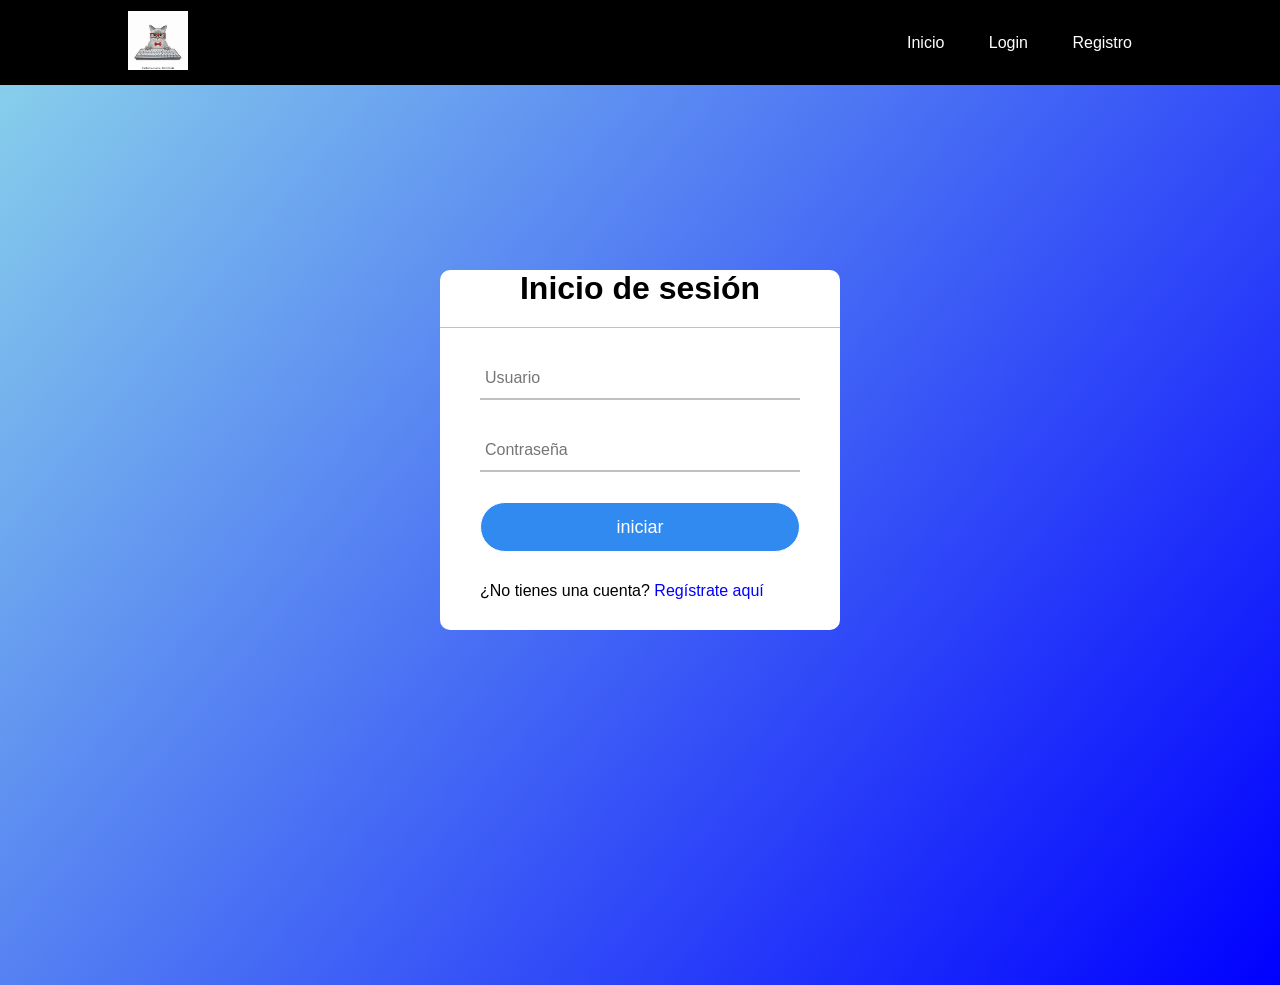
<file: frontend-dashboards/dashboard.html>
<!DOCTYPE html>
<html lang="es">
<head>
    <meta charset="UTF-8">
    <meta name="viewport" content="width=device-width, initial-scale=1.0">
    <title>ChambaTec - Dashboard</title>
    <link rel="stylesheet" href="../frontend-diseño/css/estilos.css">
</head>
<body class="dashboard-body">
    <header class="header">
        <div class="logo">
            <a href="../frontend-diseño/index.html">
                <img src="../frontend-diseño/gato.jpg" alt="ChambaTec">
            </a>
        </div>
        <nav>
            <ul class="nav-links">
                <li id="nav-inicio"><a href="../frontend-diseño/index.html">Inicio</a></li>
                <li id="nav-login"><a href="../frontend-diseño/login.html">Login</a></li>
                <li id="nav-registro"><a href="../frontend-diseño/registro.html">Registro</a></li>
                <li id="nav-perfil" style="display:none">
                    <a href="perfil.html" id="nav-nombre">👤 Usuario</a>
                </li>
                <li id="nav-dashboard" style="display:none">
                    <a href="dashboard.html">Proyectos</a>
                </li>
                <li id="nav-cerrar" style="display:none">
                    <a href="#" onclick="cerrarSesion()">Cerrar sesión</a>
                </li>
            </ul>
        </nav>
    </header>

    <div class="dashboard-container">
        <p class="bienvenida">Bienvenido, <span id="nombre-bienvenida">Usuario</span></p>

        <!-- ===== VISTA DESARROLLADOR ===== -->
        <div id="vista-desarrollador" style="display:none">

            <div style="display:flex; justify-content:space-between; align-items:center; margin-bottom:20px">
                <h2 style="color:var(--color-texto)"></h2>
                <button class="btn btn-primario" onclick="abrirModalAnuncio()">➕ Crear Anuncio</button>
            </div>

            <!-- Mis anuncios -->
            <div class="seccion">
                <h2>📢 Mis Anuncios</h2>
                <div id="lista-anuncios-dev">
                    <p class="empty-state">No hay anuncios publicados aún</p>
                </div>
            </div>

            <!-- Solicitudes recibidas -->
            <div class="seccion">
                <h2>📩 Solicitudes Recibidas</h2>
                <div id="lista-solicitudes-dev">
                    <p class="empty-state">No hay solicitudes recibidas aún</p>
                </div>
            </div>

            <!-- Proyectos activos -->
            <div class="seccion">
                <h2>🚀 Mis Proyectos Activos</h2>
                <div id="lista-proyectos-dev">
                    <p class="empty-state">No hay proyectos activos aún</p>
                </div>
            </div>
        </div>

        <!-- ===== VISTA CLIENTE ===== -->
        <div id="vista-cliente" style="display:none">

            <h2 style="color:var(--color-texto); margin-bottom:20px"></h2>

            <!-- Mis solicitudes enviadas -->
            <div class="seccion">
                <h2>📨 Mis Solicitudes Enviadas</h2>
                <div id="lista-solicitudes-cliente">
                    <p class="empty-state">No hay solicitudes enviadas aún</p>
                </div>
            </div>

            <!-- Proyectos y avances -->
            <div class="seccion">
                <h2>📁 Mis Proyectos y Avances</h2>
                <div id="lista-proyectos-cliente">
                    <p class="empty-state">No hay proyectos aún</p>
                </div>
            </div>

            <!-- Calificar desarrollador -->
            <div class="seccion">
                <h2>⭐ Calificar Desarrollador</h2>
                <div id="lista-calificaciones">
                    <p class="empty-state">Sin proyectos terminados aún</p>
                </div>
            </div>
        </div>
    </div>

    <!-- Modal detalles solicitud -->
    <div class="modal-fondo" id="modal-detalles">
        <div class="modal-detalles">
            <h2>📋 Detalles de la Solicitud</h2>
            <div class="detalle-item">
                <label>Cliente:</label>
                <p id="detalle-cliente"></p>
            </div>
            <div class="detalle-item">
                <label>Descripción:</label>
                <p id="detalle-descripcion"></p>
            </div>
            <div class="modal-botones" style="margin-top:20px">
                <button class="btn btn-gris" onclick="cerrarModalDetalles()">Cerrar</button>
            </div>
        </div>
    </div>

    <!-- Modal crear anuncio -->
    <div class="modal-fondo" id="modal-anuncio">
        <div class="modal" style="width:550px; max-width:95%">
            <h2>📢 Crear Anuncio</h2>

            <div style="display:flex; flex-direction:column; gap:12px">
                <div>
                    <label style="font-weight:600; font-size:0.9rem">Título del anuncio</label>
                    <input type="text" id="anuncio-titulo" placeholder="Ej: Desarrollo Web Profesional"
                        style="width:100%; padding:8px 12px; border:1px solid var(--color-borde); border-radius:6px; margin-top:4px">
                </div>
                <div>
                    <label style="font-weight:600; font-size:0.9rem">Descripción</label>
                    <textarea id="anuncio-descripcion" placeholder="Describe tus servicios..."
                        style="width:100%; height:80px; padding:8px 12px; border:1px solid var(--color-borde); border-radius:6px; resize:none; margin-top:4px"></textarea>
                </div>
                <div style="display:flex; gap:10px">
                    <div style="flex:1">
                        <label style="font-weight:600; font-size:0.9rem">Especialidad</label>
                        <select id="anuncio-especialidad" style="width:100%; padding:8px 12px; border:1px solid var(--color-borde); border-radius:6px; margin-top:4px">
                            <option value="">Selecciona...</option>
                            <option value="Web">Desarrollo Web</option>
                            <option value="Mobile">Desarrollo Mobile</option>
                            <option value="Backend">Backend</option>
                            <option value="Frontend">Frontend</option>
                            <option value="FullStack">Full Stack</option>
                            <option value="E-commerce">E-commerce</option>
                            <option value="UI/UX">UI/UX</option>
                        </select>
                    </div>
                    <div style="flex:1">
                        <label style="font-weight:600; font-size:0.9rem">Precio desde ($)</label>
                        <input type="number" id="anuncio-precio" placeholder="500"
                            style="width:100%; padding:8px 12px; border:1px solid var(--color-borde); border-radius:6px; margin-top:4px">
                    </div>
                </div>
                <div>
                    <label style="font-weight:600; font-size:0.9rem">Lenguajes / Tecnologías</label>
                    <div id="lenguajes-container" style="display:flex; flex-wrap:wrap; gap:8px; margin-top:8px">
                        <!-- Se generan dinámicamente -->
                    </div>
                </div>
                <div>
                    <label style="font-weight:600; font-size:0.9rem">Banner del anuncio</label>
                    <input type="file" id="anuncio-banner" accept="image/*"
                        style="width:100%; padding:8px; border:1px solid var(--color-borde); border-radius:6px; margin-top:4px">
                    <p style="font-size:0.8rem; color:#aaa; margin-top:4px">Imagen que aparecerá detrás de tu foto en el index</p>
                </div>
            </div>

            <div class="modal-botones" style="margin-top:20px">
                <button class="btn btn-primario" onclick="guardarAnuncio()">Publicar anuncio</button>
                <button class="btn btn-gris" onclick="cerrarModalAnuncio()">Cancelar</button>
            </div>
        </div>
    </div>
    <div class="modal-fondo" id="modal-finalizar">
            <div class="modal">
                <h2>Finalizar proyecto</h2>

                <input type="hidden" id="finalizar-proyecto-id">

                <label>Archivo final</label>
                <input type="file" id="archivo-final">

                <label>Link de página web</label>
                <input type="text" id="link-final" placeholder="https://... opcional">

                <div class="modal-botones">
                    <button class="btn btn-verde" onclick="confirmarFinalizarProyecto()">Finalizar</button>
                    <button class="btn btn-gris" onclick="cerrarModalFinalizar()">Cancelar</button>
                </div>
            </div>
        </div>

        <div class="modal-fondo" id="modal-cancelar">
            <div class="modal">
                <h2>Cancelar proyecto</h2>

                <input type="hidden" id="cancelar-proyecto-id">

                <textarea id="razon-cancelacion" placeholder="Explica la razón de cancelación..."></textarea>

                <div class="modal-botones">
                    <button class="btn btn-rojo" onclick="confirmarCancelarProyecto()">Cancelar proyecto</button>
                    <button class="btn btn-gris" onclick="cerrarModalCancelar()">Cerrar</button>
                </div>
            </div>
        </div>

    <script src="js/dashboard.js"></script>
    <script src="js/solicitudes.js"></script>
    <script src="js/calificacion.js"></script>
    <script src="js/anuncios.js"></script>
    <script src="../frontend-diseño/js/navbar.js"></script>
</body>
</html>
</file>
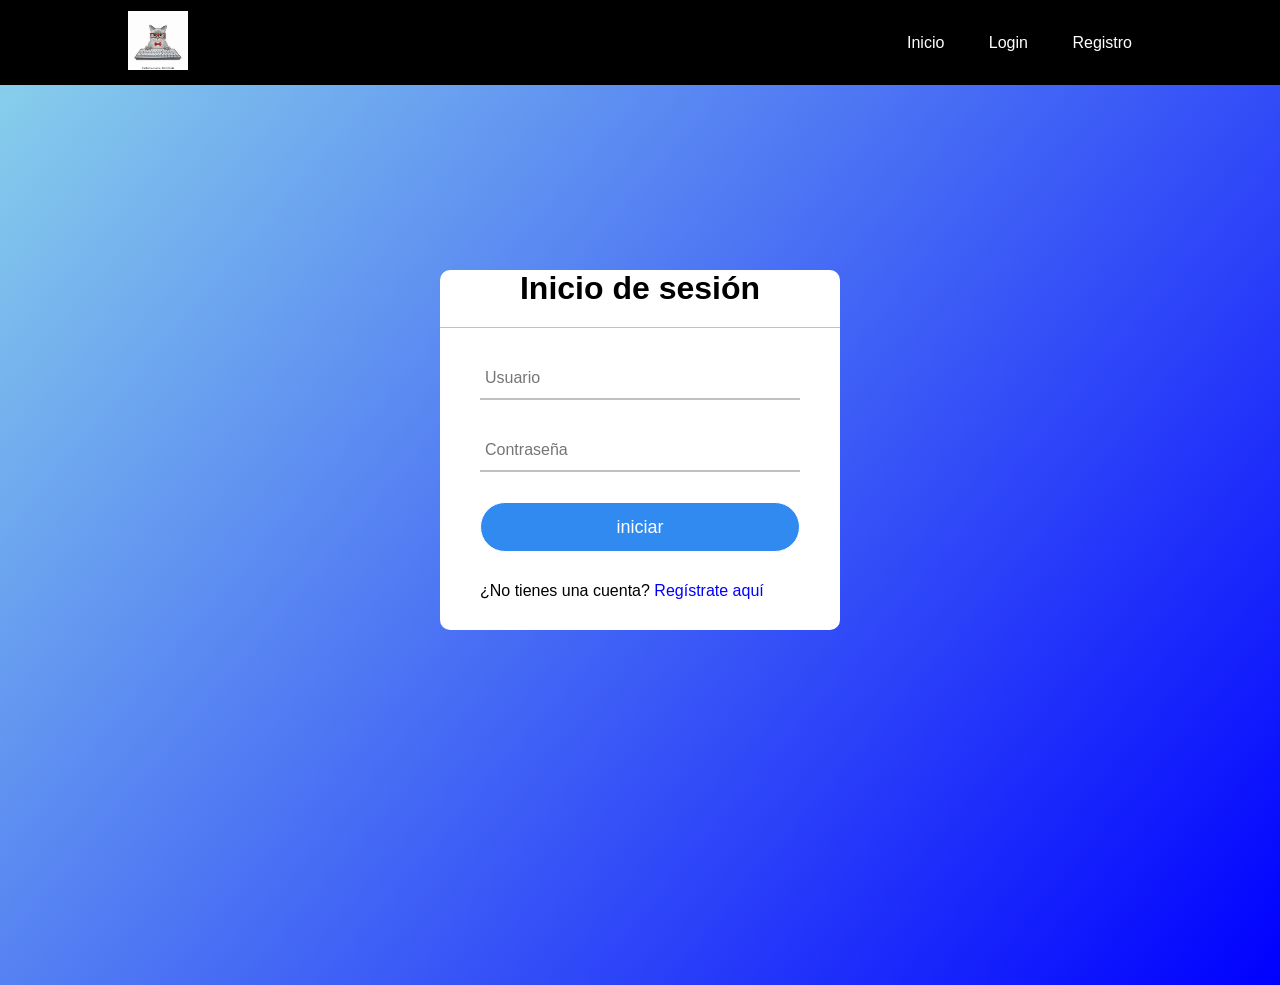
<file: frontend-dashboards/perfil.html>
<!DOCTYPE html>
<html lang="es">
<head>
    <meta charset="UTF-8">
    <meta name="viewport" content="width=device-width, initial-scale=1.0">
    <title>ChambaTec - Mi Perfil</title>
    <link rel="stylesheet" href="../frontend-diseño/css/estilos.css">
</head>
<body class="perfil-body">

    <!-- Header -->
    <header class="header">
        <div class="logo">
            <a href="../frontend-diseño/index.html">
                <img src="../frontend-diseño/gato.jpg" alt="ChambaTec">
            </a>
        </div>
        <nav>
            <ul class="nav-links">
                <li><a href="../frontend-diseño/index.html">Inicio</a></li>
                <li id="nav-login" style="display:none"><a href="../frontend-diseño/login.html">Login</a></li>
                <li id="nav-registro" style="display:none"><a href="../frontend-diseño/registro.html">Registro</a></li>
                <li id="nav-perfil"><a href="perfil.html" id="nav-nombre">👤 Usuario</a></li>
                <li id="nav-dashboard"><a href="dashboard.html">Proyectos</a></li>
                <li id="nav-cerrar"><a href="#" onclick="cerrarSesion()">Cerrar sesión</a></li>
            </ul>
        </nav>
    </header>

    <!-- Banner (solo desarrollador) -->
    <div class="banner-container" id="banner-container" style="display:none">
        <img src="" id="banner-img" alt="Banner" style="display:none">
        <div class="banner-overlay">
            <button class="btn-cambiar-banner" onclick="document.getElementById('input-banner').click()">
                🖼 Cambiar banner
            </button>
        </div>
    </div>
    <input type="file" id="input-banner" accept="image/*" style="display:none" onchange="subirBanner(this)">

    <!-- Header del perfil -->
    <div class="perfil-header" id="perfil-header">
        <div style="display:flex; align-items:flex-end; gap:15px; flex-wrap:wrap">
            <div class="foto-perfil-container" onclick="document.getElementById('input-foto').click()">
                <div class="foto-perfil" id="foto-placeholder">👤</div>
                <img src="" id="foto-img" class="foto-perfil-img" style="display:none">
                <button class="btn-foto" title="Cambiar foto">✏️</button>
            </div>
            <div class="perfil-info">
                <div class="perfil-nombre">
                    <h1 id="perfil-nombre-titulo">Cargando...</h1>
                    <p id="perfil-usuario">@usuario</p>
                    <span class="badge-tipo" id="perfil-badge">...</span>
                </div>
                <div id="perfil-stats-dev" style="display:none">
                    <div class="promedio-stars">
                        <span class="stars-display" id="stars-promedio">☆☆☆☆☆</span>
                        <span id="promedio-num" style="font-weight:700; color:#f59e0b">0.0</span>
                        <span style="color:var(--color-texto-suave); font-size:0.85rem" id="total-califs">(0 reseñas)</span>
                    </div>
                </div>
            </div>
        </div>
    </div>
    <input type="file" id="input-foto" accept="image/*" style="display:none" onchange="subirFoto(this)">

    <!-- Contenido -->
    <div class="perfil-container">

        <!-- ===== SECCIÓN COMÚN: Datos básicos ===== -->
        <div class="perfil-card">
            <h2>👤 Datos Personales</h2>
            <div class="campo-grupo">
                <label>Nombre completo</label>
                <input type="text" id="campo-nombre" placeholder="Tu nombre">
            </div>
            <div class="campo-grupo">
                <label>Usuario</label>
                <input type="text" id="campo-usuario" readonly>
            </div>
            <div class="campo-grupo">
                <label>Email</label>
                <input type="email" id="campo-email" readonly>
            </div>
            <div class="campo-grupo">
                <label>Teléfono</label>
                <input type="text" id="campo-telefono" placeholder="Tu teléfono">
            </div>
            <div class="perfil-actions">
                <button class="btn btn-primario" onclick="guardarDatos()">💾 Guardar cambios</button>
            </div>
        </div>

        <!-- ===== SECCIÓN DESARROLLADOR: Stats ===== -->
        <div class="perfil-card" id="card-stats" style="display:none">
            <h2>📊 Mis Estadísticas</h2>
            <div class="stats-grid">
                <div class="stat-item">
                    <div class="stat-numero" id="stat-proyectos">0</div>
                    <div class="stat-label">Proyectos completados</div>
                </div>
                <div class="stat-item">
                    <div class="stat-numero" id="stat-califs">0</div>
                    <div class="stat-label">Calificaciones</div>
                </div>
                <div class="stat-item">
                    <div class="stat-numero" id="stat-promedio">0.0</div>
                    <div class="stat-label">Promedio ⭐</div>
                </div>
            </div>
            <div class="mini-reviews">
                <h3>💬 Comentarios recibidos</h3>
                <div id="review-card">
                    <p>Cargando comentarios...</p>
                </div>
                <div class="review-botones">
                    <button class="btn btn-gris" onclick="cambiarReview(-1)">Anterior</button>
                    <button class="btn btn-gris" onclick="cambiarReview(1)">Siguiente</button>
                </div>
            </div>
        </div>

        <!-- ===== SECCIÓN CLIENTE: Proyectos recientes ===== -->
        <div class="perfil-card" id="card-proyectos-cliente" style="display:none">
            <h2>📁 Mis Proyectos Recientes</h2>
            <div id="lista-proyectos-recientes">
                <p style="color:var(--color-texto-suave); text-align:center; padding:20px">
                    Cargando proyectos...
                </p>
            </div>
            <a href="dashboard.html" class="link-ver-todos" style="display:block; text-align:center; margin-top:10px; color:blue; font-size:0.9rem">
                Ver todos →
            </a>
        </div>

        <!-- ===== SECCIÓN DESARROLLADOR: Perfil profesional ===== -->
        <div class="perfil-card full-width" id="card-profesional" style="display:none">
            <h2>💼 Perfil Profesional</h2>
            <div style="display:grid; grid-template-columns:1fr 1fr; gap:15px">
                <div class="campo-grupo">
                    <label>Especialidad principal</label>
                    <select id="campo-especialidad">
                        <option value="">Selecciona...</option>
                        <option value="Web">Desarrollo Web</option>
                        <option value="Mobile">Desarrollo Mobile</option>
                        <option value="Backend">Backend</option>
                        <option value="Frontend">Frontend</option>
                        <option value="FullStack">Full Stack</option>
                        <option value="E-commerce">E-commerce</option>
                        <option value="UI/UX">UI/UX</option>
                        <option value="Data">Data / IA</option>
                    </select>
                </div>
                <div class="campo-grupo">
                    <label>Años de experiencia</label>
                    <input type="number" id="campo-experiencia" placeholder="Ej: 3" min="0" max="50">
                </div>
            </div>
            <div class="campo-grupo">
                <label>Descripción / Sobre mí</label>
                <textarea id="campo-descripcion" placeholder="Cuéntale a los clientes sobre ti, tu experiencia y qué tipo de proyectos haces..." rows="4"></textarea>
            </div>
            <div class="campo-grupo">
                <label>Lenguajes y tecnologías</label>
                <div class="lenguajes-grid" id="lenguajes-grid"></div>
            </div>
            <div class="campo-grupo">
                <label>GitHub</label>
                <input
                type="text"
                id="github-input"
                placeholder="https://github.com/usuario">
                <div id="github-preview"></div>
            </div>
            <div class="perfil-actions" style="margin-top:15px">
                <button class="btn btn-primario" onclick="guardarPerfil()">💾 Guardar perfil</button>
            </div>
        </div>

        <!-- ===== SECCIÓN DESARROLLADOR: Certificaciones ===== -->
        <div class="perfil-card full-width" id="card-certificaciones" style="display:none">
            <h2>🎓 Certificaciones y Estudios</h2>
            <div id="lista-certificaciones"></div>
            <button class="btn-add-cert" onclick="abrirModalCert()">+ Agregar certificación</button>
        </div>

        <!-- ===== SECCIÓN CLIENTE: Sobre mí ===== -->
        <div class="perfil-card full-width" id="card-cliente-desc" style="display:none">
            <h2>📝 Sobre mí</h2>
            <div class="campo-grupo">
                <label>¿Qué tipo de proyectos buscas?</label>
                <textarea id="campo-desc-cliente" placeholder="Cuéntanos qué tipo de proyectos sueles buscar..." rows="3"></textarea>
            </div>
            <div class="perfil-actions">
                <button class="btn btn-primario" onclick="guardarDescCliente()">💾 Guardar</button>
            </div>
        </div>

    </div>

    <!-- Modal certificación -->
    <div class="modal-fondo" id="modal-cert">
        <div class="modal-cert">
            <h2>🎓 Agregar Certificación</h2>
            <div class="campo-grupo">
                <label>Nombre del certificado</label>
                <input type="text" id="cert-nombre" placeholder="Ej: Certificado en React">
            </div>
            <div class="campo-grupo">
                <label>Institución</label>
                <input type="text" id="cert-institucion" placeholder="Ej: Udemy, Coursera, UNAM">
            </div>
            <div class="campo-grupo">
                <label>Año</label>
                <input type="number" id="cert-año" placeholder="2024" min="2000" max="2030">
            </div>
            <div class="modal-botones">
                <button class="btn btn-primario" onclick="agregarCert()">Agregar</button>
                <button class="btn btn-gris" onclick="cerrarModalCert()">Cancelar</button>
            </div>
        </div>
    </div>

    <script src="js/perfil.js"></script>
    <script src="../frontend-diseño/js/navbar.js"></script>
</body>
</html>
</file>
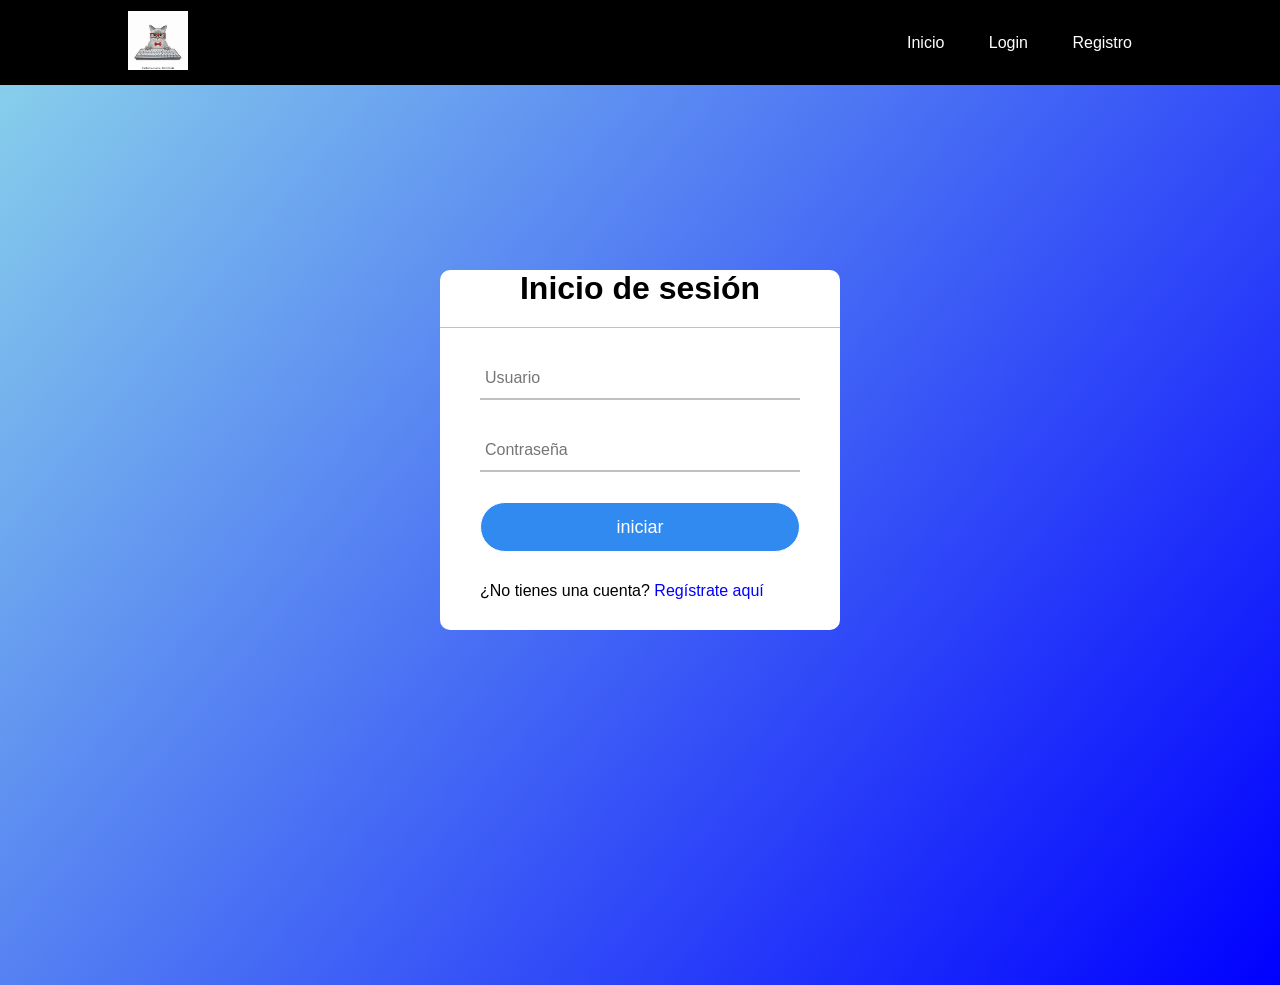
<file: frontend-diseño/login.html>
<!DOCTYPE html>
<html lang="en">
<head>
    <meta charset="UTF-8">
    <meta name="viewport" content="width=device-width, initial-scale=1.0">
    <link rel="stylesheet" href="css/estilos.css">
    <title>ChambaTec</title>
</head>
<body>
    <header class="header"> 
        <div class="logo">
            <img src="gato.jpg" alt="gato chambeador">
        </div>     
        <nav>
            <ul class="nav-links">
                <li id="nav-inicio"><a href="index.html">Inicio</a></li>
                <li id="nav-login"><a href="login.html">Login</a></li>
                <li id="nav-registro"><a href="registro.html">Registro</a></li>
                <li id="nav-perfil" style="display:none">
                <a href="../frontend-dashboards/perfil.html" id="nav-nombre">👤 Usuario</a>
                </li>
                    <li id="nav-dashboard" style="display:none">
                        <a href="../frontend-dashboards/dashboard.html">
                            Mi cuenta
                        </a>
                    </li>
                    <li id="nav-cerrar" style="display:none">
                        <a href="#" onclick="cerrarSesion()">
                                Cerrar sesión
                        </a>
                </li>
            </ul>
        </nav>
    </header>
    <div class="cuerpo">
    <div class="formulario">
        <h1>Inicio de sesión</h1>
        <form method="post">
            <div class="usuario">
                <input type="text" id="usuario" required placeholder="Usuario">
            </div>
            <div class="usuario">
                <input type="password" id="contrasena" required placeholder="Contraseña">
            </div>
            <input type="submit" value="iniciar">
            <div class="registrarse">
                ¿No tienes una cuenta? <a href="registro.html">Regístrate aquí</a>
            </div>
        </form>
    </div>
    </div>
    <script src="js/login.js"></script>
    <script src="js/navbar.js"></script>
</body>
</html>
</file>
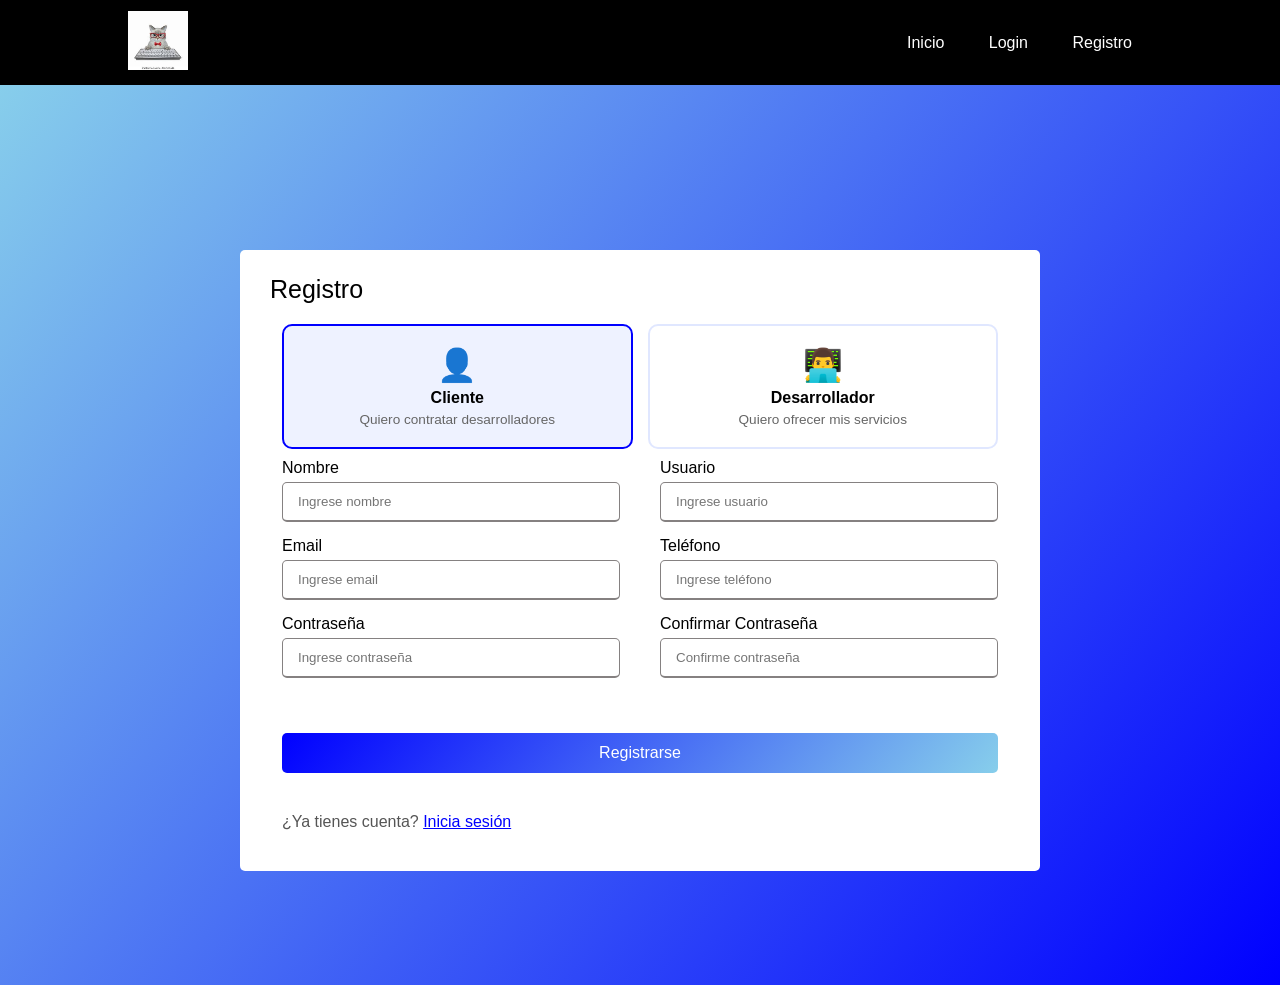
<file: frontend-diseño/registro.html>
<!DOCTYPE html>
<html lang="es">
<head>
    <meta charset="UTF-8">
    <meta name="viewport" content="width=device-width, initial-scale=1.0">
    <title>ChambaTec - Registro</title>
    <link rel="stylesheet" href="css/estilos.css">
</head>
<body>
    <header class="header"> 
        <div class="logo">
            <a href="index.html"><img src="gato.jpg" alt="ChambaTec"></a>
        </div>     
        <nav>
            <ul class="nav-links">
                <li id="nav-inicio"><a href="index.html">Inicio</a></li>
                <li id="nav-login"><a href="login.html">Login</a></li>
                <li id="nav-registro"><a href="registro.html">Registro</a></li>
                <li id="nav-perfil" style="display:none">
                <a href="../frontend-dashboards/perfil.html" id="nav-nombre">👤 Usuario</a>
                </li>
                    <li id="nav-dashboard" style="display:none">
                        <a href="../frontend-dashboards/dashboard.html">
                            Mi cuenta
                        </a>
                    </li>
                    <li id="nav-cerrar" style="display:none">
                        <a href="#" onclick="cerrarSesion()">
                                Cerrar sesión
                        </a>
                </li>
            </ul>
        </nav>
    </header>

    <div class="cuerpo">
        <div class="contenedor" style="max-width:800px; margin-top:50px">
            <div class="titulo">Registro</div>

            <!-- Selector de tipo -->
            <div style="display:flex; gap:15px; margin:20px 12px 10px; justify-content:center">
                <label class="tipo-card" id="card-cliente">
                    <input type="radio" name="tipo" value="cliente" checked>
                    <div class="tipo-contenido">
                        <span style="font-size:2rem">👤</span>
                        <strong>Cliente</strong>
                        <p>Quiero contratar desarrolladores</p>
                    </div>
                </label>
                <label class="tipo-card" id="card-desarrollador">
                    <input type="radio" name="tipo" value="desarrollador">
                    <div class="tipo-contenido">
                        <span style="font-size:2rem">👨‍💻</span>
                        <strong>Desarrollador</strong>
                        <p>Quiero ofrecer mis servicios</p>
                    </div>
                </label>
            </div>

            <form id="validacion" novalidate>
                <div class="registro">
                    <span>Nombre</span>
                    <input type="text" name="nombre" id="nombre" placeholder="Ingrese nombre" required>
                    <small>Por favor, ingrese su nombre</small>
                </div>
                <div class="registro">
                    <span>Usuario</span>
                    <input type="text" name="usuario" id="usuario" placeholder="Ingrese usuario" required>
                    <small>Por favor, ingrese su usuario</small>
                </div>
                <div class="registro">
                    <span>Email</span>
                    <input type="email" name="email" id="email" placeholder="Ingrese email" required>
                    <small>Por favor, ingrese su email</small>
                </div>
                <div class="registro">
                    <span>Teléfono</span>
                    <input type="number" name="telefono" id="telefono" placeholder="Ingrese teléfono" required>
                    <small>Por favor, ingrese su teléfono</small>
                </div>
                <div class="registro">
                    <span>Contraseña</span>
                    <input type="password" name="contrasena" id="contrasena" placeholder="Ingrese contraseña" required>
                    <small>Por favor, ingrese su contraseña</small>
                </div>
                <div class="registro">
                    <span>Confirmar Contraseña</span>
                    <input type="password" name="confirmar_contrasena" id="confirmar_contrasena" placeholder="Confirme contraseña" required>
                    <small>Por favor, confirme su contraseña</small>
                </div>
                <div class="boton">
                    <input type="submit" value="Registrarse">
                </div>
                <div style="text-align:center; margin-bottom:15px; color:#555">
                    ¿Ya tienes cuenta? <a href="login.html" style="color:blue">Inicia sesión</a>
                </div>
            </form>
        </div>
    </div>

    <style>
        .tipo-card {
            flex: 1;
            cursor: pointer;
        }
        .tipo-card input[type="radio"] { display: none; }
        .tipo-contenido {
            display: flex;
            flex-direction: column;
            align-items: center;
            gap: 5px;
            padding: 20px;
            border: 2px solid var(--color-borde);
            border-radius: 10px;
            text-align: center;
            transition: var(--transicion);
            background: white;
        }
        .tipo-contenido p { font-size: 0.85rem; color: var(--color-texto-suave); }
        .tipo-card input:checked + .tipo-contenido {
            border-color: blue;
            background: #eef2ff;
        }
    </style>

    <script src="js/registro.js"></script>
    <script src="js/navbar.js"></script>
</body>
</html>
</file>
<file: frontend-diseño/css/estilos.css>
/* ========================================
   VARIABLES GLOBALES
   ======================================== */
:root {
  --color-primario: blue;
  --color-secundario: skyblue;
  --gradiente: linear-gradient(130deg, skyblue, blue);
  --gradiente-inv: linear-gradient(130deg, blue, skyblue);
  --color-fondo: #f0f4ff;
  --color-texto: #1a1a2e;
  --color-texto-suave: #666;
  --color-borde: #e0e7ff;
  --border-radius: 8px;
  --sombra: 0 2px 10px rgba(0,0,0,0.06);
  --transicion: 0.3s ease;
}

/* ========================================
   RESET GLOBAL
   ======================================== */
* {
  font-family: 'nunito', sans-serif;
  box-sizing: border-box;
  margin: 0;
  padding: 0;
}

small { display: none; }
.was-validated small { display: block; color: red; }

/* ========================================
   BOTONES REUTILIZABLES
   ======================================== */
.btn {
  padding: 8px 20px;
  border: none;
  border-radius: 6px;
  cursor: pointer;
  font-weight: 600;
  font-size: 0.95rem;
  transition: var(--transicion);
  color: white;
}
.btn-primario  { background: var(--gradiente-inv); }
.btn-primario:hover { opacity: 0.9; }
.btn-verde     { background: #22c55e; }
.btn-verde:hover { background: #16a34a; }
.btn-rojo      { background: #ef4444; }
.btn-rojo:hover { background: #dc2626; }
.btn-azul      { background: #3b82f6; }
.btn-azul:hover { background: #2563eb; }
.btn-gris      { background: #ccc; color: #333; }
.btn-gris:hover { background: #bbb; }

/* ========================================
   HEADER / NAVBAR (compartido)
   ======================================== */
.header {
  background-color: black;
  display: flex;
  justify-content: flex-end;
  align-items: center;
  height: 85px;
  padding: 5px 10%;
}
.header .logo { cursor: pointer; margin-right: auto; }
.header .logo img {
  width: 60px;
  height: auto;
  transition: all var(--transicion);
}
.header .logo img:hover { transform: scale(1.2); }
.header .nav-links { list-style: none; }
.header .nav-links li {
  display: inline-block;
  padding: 0 20px;
}
.header .nav-links li:hover { transform: scale(1.1); }
.header .nav-links a {
  font-size: 16px;
  text-decoration: none;
  color: white;
}
.header .nav-links li a:hover { color: #ffcc00; }

/* ========================================
   MODAL (compartido - index y dashboard)
   ======================================== */
.modal-fondo {
  display: none;
  position: fixed;
  inset: 0;
  background: rgba(0,0,0,0.5);
  z-index: 999;
  justify-content: center;
  align-items: center;
}
.modal-fondo.activo { display: flex; }
.modal, .modal-detalles {
  background: white;
  padding: 30px;
  border-radius: 12px;
  display: flex;
  flex-direction: column;
  gap: 15px;
}
.modal { width: 400px; }
.modal-detalles { width: 500px; max-width: 90%; }
.modal h2, .modal-detalles h2 {
  font-size: 1.2rem;
  color: var(--color-texto);
  margin-bottom: 5px;
}
.modal textarea {
  width: 100%;
  height: 150px;
  padding: 10px;
  border-radius: 5px;
  border: 1px solid #ccc;
  resize: none;
  font-size: 1rem;
}
.modal-botones { display: flex; gap: 10px; }
.modal-botones .btn { flex: 1; padding: 10px; }

/* ========================================
   INDEX - CARRUSEL
   ======================================== */
.carrusel {
  position: relative;
  display: flex;
  justify-content: center;
  align-items: center;
  background: var(--gradiente);
  padding: 40px 60px;
}
.slider-wrapper {
  position: relative;
  overflow: hidden;
  padding-bottom: 40px;
  max-width: 1200px;
  width: 100%;
}
.swiper-pagination { position: relative; margin-top: 20px; }
.swiper-pagination-bullet { background: white; opacity: 0.7; }
.swiper-pagination-bullet-active { background: white; opacity: 1; }
.swiper-button-prev,
.swiper-button-next { color: white; top: 50%; }
.swiper-button-prev { left: -20%; }
.swiper-button-next { right: -20%; }

.lista .items {
  padding: 35px;
  display: flex;
  flex-direction: column;
  align-items: center;
  justify-content: center;
  border-radius: var(--border-radius);
  backdrop-filter: blur(30px);
  background: rgba(255,255,255,0.2);
  border: 1px solid rgba(255,255,255,0.5);
}
.usuario-img {
  width: 150px;
  height: 150px;
  border-radius: 50%;
  margin-bottom: 40px;
  border: 3px solid black;
  padding: 4px;
}
.usuario-profesion {
  font-size: 1.15rem;
  color: white;
  font-weight: 500;
  margin: 14px 0 40px;
}
.usuario-estrellas { position: relative; top: -20px; }
.btn-mensaje {
  font-size: 1.25rem;
  padding: 10px 35px;
  color: black;
  border-radius: 6px;
  font-weight: 500;
  cursor: pointer;
  background: white;
  border: 1px solid transparent;
  transition: var(--transicion);
}
.btn-mensaje:hover {
  background: rgba(255,255,255,0.2);
  border-color: white;
  color: white;
}

/* ========================================
   LOGIN
   ======================================== */
.formulario {
  position: absolute;
  top: 50%; left: 50%;
  transform: translate(-50%, -50%);
  width: 400px;
  background-color: white;
  border-radius: 10px;
  color: black;
}
.formulario h1 {
  text-align: center;
  padding: 0 0 20px 0;
  border-bottom: 1px solid silver;
}
.formulario form { padding: 0 40px; }
form .usuario {
  border-bottom: 2px solid silver;
  margin: 30px 0;
}
.usuario input {
  width: 100%;
  padding: 0 5px;
  height: 40px;
  font-size: 16px;
  border: none;
  background: white;
  outline: none;
}
input[type="submit"] {
  width: 100%;
  height: 50px;
  background: #308af0;
  border: 1px solid;
  border-radius: 25px;
  color: white;
  font-size: 18px;
  cursor: pointer;
  outline: none;
  transition: var(--transicion);
}
input[type="submit"]:hover { border-color: purple; }
.registrarse { margin: 30px 0; font-size: 16px; color: black; }
.registrarse a { text-decoration: none; color: blue; }
.registrarse a:hover { text-decoration: underline; }

/* ========================================
   REGISTRO
   ======================================== */
.cuerpo {
  display: flex;
  height: 100vh;
  justify-content: center;
  align-items: center;
  padding: 10px;
  background: var(--gradiente);
}
.contenedor {
  max-width: 700px;
  width: 100%;
  padding: 25px 30px;
  background: white;
  border-radius: 5px;
}
.contenedor .titulo { font-size: 25px; font-weight: 500; }
.contenedor form {
  display: flex;
  flex-wrap: wrap;
  justify-content: space-between;
  margin: 10px 12px 0;
}
form .registro {
  margin-bottom: 15px;
  width: calc(50% - 20px);
}
form span { display: block; font-weight: 500; margin-bottom: 5px; }
.registro input {
  height: 40px;
  width: 100%;
  outline: none;
  border-radius: 5px;
  border: 1px solid rgb(133,129,129);
  padding-left: 15px;
  border-bottom-width: 2.5px;
  transition: all var(--transicion);
}
.registro input:focus,
.registro input:valid { border-color: skyblue; }
form .boton { width: 100%; height: 40px; margin: 40px 0; }
form .boton input {
  width: 100%; height: 100%;
  outline: none; cursor: pointer;
  background: var(--gradiente-inv);
  color: white; border: none;
  border-radius: 5px;
  font-size: 16px; font-weight: 500;
}
form .boton input:hover { background: var(--gradiente); }

/* ========================================
   DASHBOARD
   ======================================== */
.dashboard-body { background: var(--gradiente); min-height: 100vh; }
.dashboard-container { max-width: 1100px; margin: 40px auto; padding: 0 20px; }
.bienvenida { font-size: 1.5rem; font-weight: 700; margin-bottom: 25px; color: var(--color-texto); }

.pestanas { display: flex; gap: 10px; margin-bottom: 30px; }
.pestana {
  padding: 12px 30px;
  border: none;
  border-radius: var(--border-radius);
  font-size: 1rem; font-weight: 600;
  cursor: pointer;
  background: white; color: #555;
  transition: all var(--transicion);
  box-shadow: var(--sombra);
}
.pestana.activa {
  background: var(--gradiente);
  color: white;
  box-shadow: 0 4px 15px rgba(0,0,255,0.3);
}
.pestana:hover:not(.activa) { background: #e8eeff; }

.contenido-pestana { display: none; }
.contenido-pestana.activo { display: block; }

.seccion {
  background: white;
  border-radius: 12px;
  padding: 25px;
  margin-bottom: 25px;
  box-shadow: var(--sombra);
}
.seccion h2 {
  font-size: 1.2rem; color: var(--color-texto);
  margin-bottom: 20px; padding-bottom: 10px;
  border-bottom: 2px solid var(--color-fondo);
}

/* Cards compartidas (solicitud, proyecto, calificacion) */
.solicitud-card, .proyecto-card, .calificacion-card {
  border: 1px solid var(--color-borde);
  border-radius: 10px;
  padding: 20px;
  margin-bottom: 15px;
}
.solicitud-card {
  display: flex;
  justify-content: space-between;
  align-items: center;
  gap: 15px;
}
.solicitud-info h3 { font-size: 1rem; color: var(--color-texto); margin-bottom: 5px; }
.solicitud-info p, .proyecto-info { font-size: 0.9rem; color: var(--color-texto-suave); }
.proyecto-info { margin-bottom: 15px; }
.solicitud-botones, .proyecto-botones { display: flex; gap: 10px; flex-shrink: 0; }
.proyecto-header, .calificacion-header {
  display: flex;
  justify-content: space-between;
  align-items: center;
  margin-bottom: 10px;
}
.proyecto-header h3 { font-size: 1rem; color: var(--color-texto); }

/* Badges */
.badge {
  display: inline-block;
  padding: 4px 12px;
  border-radius: 20px;
  font-size: 0.8rem; font-weight: 600;
}
.badge-pendiente { background: #fef3c7; color: #d97706; }
.badge-aceptada, .badge-terminado { background: #dcfce7; color: #16a34a; }
.badge-rechazada { background: #fee2e2; color: #dc2626; }
.badge-progreso { background: #dbeafe; color: #2563eb; }

/* Subir archivo */
.subir-archivo { display: flex; gap: 10px; align-items: center; margin-top: 10px; }
.subir-archivo input[type="file"] {
  flex: 1; padding: 8px;
  border: 1px solid var(--color-borde);
  border-radius: 6px; font-size: 0.9rem;
}

/* Archivos */
.archivo-item {
  display: flex;
  justify-content: space-between;
  align-items: center;
  padding: 10px 15px;
  background: #f8faff;
  border-radius: 6px;
  margin-bottom: 8px;
}
.archivo-item span { font-size: 0.9rem; color: #555; }

/* Estrellas */
.estrellas { display: flex; gap: 5px; }
.estrella { font-size: 1.8rem; cursor: pointer; color: #ddd; transition: color 0.2s; }
.estrella.activa, .estrella:hover { color: #f59e0b; }
.calificacion-form textarea {
  width: 100%; height: 100px; padding: 10px;
  border: 1px solid var(--color-borde);
  border-radius: 6px; resize: none;
  font-size: 0.9rem; margin: 15px 0 10px;
}

/* Detalle modal */
.detalle-item { margin-bottom: 12px; }
.detalle-item label {
  font-weight: 600; font-size: 0.9rem;
  color: #555; display: block; margin-bottom: 4px;
}
.detalle-item p {
  font-size: 0.95rem; color: var(--color-texto);
  background: #f8faff; padding: 10px; border-radius: 6px;
}

/* ========================================
   RESPONSIVE
   ======================================== */
@media (max-width: 584px) {
  .contenedor { max-width: 100%; }
  form .registro { width: 100%; }
  .contenedor form { max-height: 400px; overflow-y: scroll; }
  .contenedor form::-webkit-scrollbar { width: 0; }
  form .boton { margin: 20px 0; }
  .solicitud-card { flex-direction: column; align-items: flex-start; }
}
#lista-anuncios-index {
  display: grid;
  grid-template-columns: repeat(auto-fit, minmax(280px, 1fr));
  gap: 20px;
  padding: 40px;
  background: transparent;
}

.anuncio-index-card {
  background: white;
  border: 1px solid var(--color-borde);
  border-radius: 12px;
  padding: 22px;
  box-shadow: var(--sombra);
}

.anuncio-index-card h2 {
  margin-bottom: 10px;
  color: var(--color-texto);
}

.anuncio-index-card p {
  margin-bottom: 8px;
  color: var(--color-texto-suave);
}
body{
  background: var(--gradiente);
}
.paginacion{
    display:flex;
    justify-content:center;
    align-items:center;
    gap:15px;
    margin-top:20px;
}
/* ===== PERFIL ===== */
.perfil-body { background: var(--color-fondo); min-height: 100vh; }

/* Banner del desarrollador */
.banner-container {
    position: relative;
    width: 100%;
    height: 220px;
    background: var(--gradiente);
    overflow: hidden;
}
.banner-container img {
    width: 100%; height: 100%;
    object-fit: cover;
}
.banner-overlay {
    position: absolute; inset: 0;
    background: rgba(0,0,0,0.3);
    display: flex; align-items: flex-end;
    padding: 20px;
}
.btn-cambiar-banner {
    background: rgba(255,255,255,0.2);
    color: white; border: 1px solid white;
    padding: 6px 14px; border-radius: 6px;
    cursor: pointer; font-size: 0.85rem;
    backdrop-filter: blur(4px);
    transition: var(--transicion);
}
.btn-cambiar-banner:hover { background: rgba(255,255,255,0.4); }

/* Header del perfil */
.perfil-header {
    max-width: 900px; margin: 0 auto;
    padding: 0 20px;
    position: relative;
}
.foto-perfil-container {
    position: relative;
    display: inline-block;
    margin-top: -50px;
}
.foto-perfil {
    width: 100px; height: 100px;
    border-radius: 50%;
    border: 4px solid white;
    object-fit: cover;
    background: var(--gradiente);
    display: flex; align-items: center;
    justify-content: center;
    font-size: 2.5rem;
    color: white;
    cursor: pointer;
}
.foto-perfil-img {
    width: 100px; height: 100px;
    border-radius: 50%;
    border: 4px solid white;
    object-fit: cover;
    cursor: pointer;
}
.btn-foto {
    position: absolute; bottom: 0; right: 0;
    background: white; border: none;
    border-radius: 50%; width: 28px; height: 28px;
    cursor: pointer; font-size: 0.8rem;
    box-shadow: var(--sombra);
    display: flex; align-items: center; justify-content: center;
}

/* Info básica */
.perfil-info {
    display: flex; justify-content: space-between;
    align-items: flex-start; margin-top: 10px;
    flex-wrap: wrap; gap: 15px;
}
.perfil-nombre h1 {
    font-size: 1.5rem; color: var(--color-texto);
}
.perfil-nombre p {
    color: var(--color-texto-suave); font-size: 0.95rem;
}
.badge-tipo {
    padding: 4px 14px; border-radius: 20px;
    font-size: 0.8rem; font-weight: 700;
    display: inline-block; margin-top: 5px;
}
.badge-desarrollador { background: #dbeafe; color: #1d4ed8; }
.badge-cliente { background: #dcfce7; color: #15803d; }

/* Contenido del perfil */
.perfil-container {
    max-width: 900px; margin: 25px auto;
    padding: 0 20px;
    display: grid;
    grid-template-columns: 1fr 1fr;
    gap: 20px;
}
.perfil-card {
    background: white; border-radius: 12px;
    padding: 25px; box-shadow: var(--sombra);
}
.perfil-card.full-width { grid-column: 1 / -1; }
.perfil-card h2 {
    font-size: 1.1rem; color: var(--color-texto);
    margin-bottom: 20px; padding-bottom: 10px;
    border-bottom: 2px solid var(--color-fondo);
    display: flex; align-items: center; gap: 8px;
}

/* Campos del formulario */
.campo-grupo {
    margin-bottom: 15px;
}
.campo-grupo label {
    display: block; font-weight: 600;
    font-size: 0.85rem; color: var(--color-texto-suave);
    margin-bottom: 5px;
}
.campo-grupo input,
.campo-grupo textarea,
.campo-grupo select {
    width: 100%; padding: 10px 12px;
    border: 1px solid var(--color-borde);
    border-radius: 8px; font-size: 0.95rem;
    transition: var(--transicion);
    background: white;
}
.campo-grupo input:focus,
.campo-grupo textarea:focus,
.campo-grupo select:focus {
    outline: none; border-color: blue;
    box-shadow: 0 0 0 3px rgba(0,0,255,0.1);
}
.campo-grupo textarea { resize: vertical; min-height: 80px; }
.campo-grupo input[readonly] {
    background: var(--color-fondo); cursor: not-allowed;
}

/* Lenguajes chips */
.lenguajes-grid {
    display: flex; flex-wrap: wrap; gap: 8px;
    margin-top: 8px;
}
.lang-chip {
    padding: 5px 12px; border-radius: 20px;
    border: 2px solid var(--color-borde);
    cursor: pointer; font-size: 0.85rem;
    background: white; transition: var(--transicion);
    user-select: none;
}
.lang-chip.activo {
    background: blue; color: white; border-color: blue;
}

/* Certificaciones */
.cert-item {
    display: flex; justify-content: space-between;
    align-items: center; padding: 12px 15px;
    border: 1px solid var(--color-borde);
    border-radius: 8px; margin-bottom: 10px;
}
.cert-info h4 { font-size: 0.95rem; color: var(--color-texto); }
.cert-info p { font-size: 0.85rem; color: var(--color-texto-suave); }
.btn-add-cert {
    width: 100%; padding: 10px;
    border: 2px dashed var(--color-borde);
    border-radius: 8px; background: none;
    cursor: pointer; color: var(--color-texto-suave);
    font-size: 0.9rem; transition: var(--transicion);
}
.btn-add-cert:hover { border-color: blue; color: blue; }

/* Stats del desarrollador */
.stats-grid {
    display: grid; grid-template-columns: repeat(3, 1fr);
    gap: 15px;
}
.stat-item {
    text-align: center; padding: 15px;
    background: var(--color-fondo); border-radius: 10px;
}
.stat-numero {
    font-size: 1.8rem; font-weight: 700;
    color: blue;
}
.stat-label {
    font-size: 0.8rem; color: var(--color-texto-suave);
}

/* Estrella promedio */
.promedio-stars {
    display: flex; align-items: center; gap: 8px;
    margin-top: 5px;
}
.stars-display { color: #f59e0b; font-size: 1.2rem; }

/* Botones de acción */
.perfil-actions {
    display: flex; gap: 10px; margin-top: 5px;
}

/* Sección solo cliente */
.proyectos-recientes .proyecto-item {
    padding: 12px 15px;
    border: 1px solid var(--color-borde);
    border-radius: 8px; margin-bottom: 10px;
    display: flex; justify-content: space-between;
    align-items: center;
}

/* Modal certificación */
.modal-cert {
    background: white; padding: 25px;
    border-radius: 12px; width: 420px; max-width: 95%;
    display: flex; flex-direction: column; gap: 12px;
}
.modal-cert h2 { font-size: 1.1rem; color: var(--color-texto); }

/* Responsive */
@media(max-width: 600px){
    .perfil-container { grid-template-columns: 1fr; }
    .perfil-card.full-width { grid-column: 1; }
    .stats-grid { grid-template-columns: repeat(2, 1fr); }
}
.mini-reviews{
    margin-top:20px;
    border-top:1px solid var(--color-borde);
    padding-top:15px;
}

.review-item{
    background:#f5f7ff;
    padding:15px;
    border-radius:12px;
    margin-top:10px;
}

.review-botones{
    display:flex;
    justify-content:center;
    gap:10px;
    margin-top:10px;
}
.anuncio-index-card{
    width:100%;
    min-height:220px;

    display:flex;
    justify-content:space-between;
    align-items:center;

    gap:20px;

    padding:20px;
    border-radius:18px;

    background:white;
    box-shadow:0 4px 15px rgba(0,0,0,.08);

    margin-bottom:20px;
}

.anuncio-info{
    flex:1;
    display:flex;
    flex-direction:column;
    gap:4px;
}

.anuncio-info h2{
    margin-bottom:5px;
}

.anuncio-info p{
    margin:0;
    line-height:1.3;
}

.anuncio-img{
    width:300px;
    height:180px;
    object-fit:contain;
    background:#f5f5f5;
    border-radius:14px;
    flex-shrink:0;
}

.anuncio-info .btn{
    width:auto;
    align-self:flex-start;
    margin-top:10px;
    padding:10px 20px;
}

.cancelacion-item{
    margin-top:12px;
    padding:12px;
    border-radius:10px;
    background:#fff1f2;
    border:1px solid #fecdd3;
}

.badge-cancelado{
    background:#fee2e2 !important;
    color:#dc2626 !important;
}

.github-btn{
    display:inline-flex;
    align-items:center;
    gap:8px;

    padding:10px 16px;

    border-radius:10px;

    background:#202a3d;
    color:white;

    text-decoration:none;

    margin-top:10px;
}

.github-btn:hover{
    opacity:.9;
}
</file>
